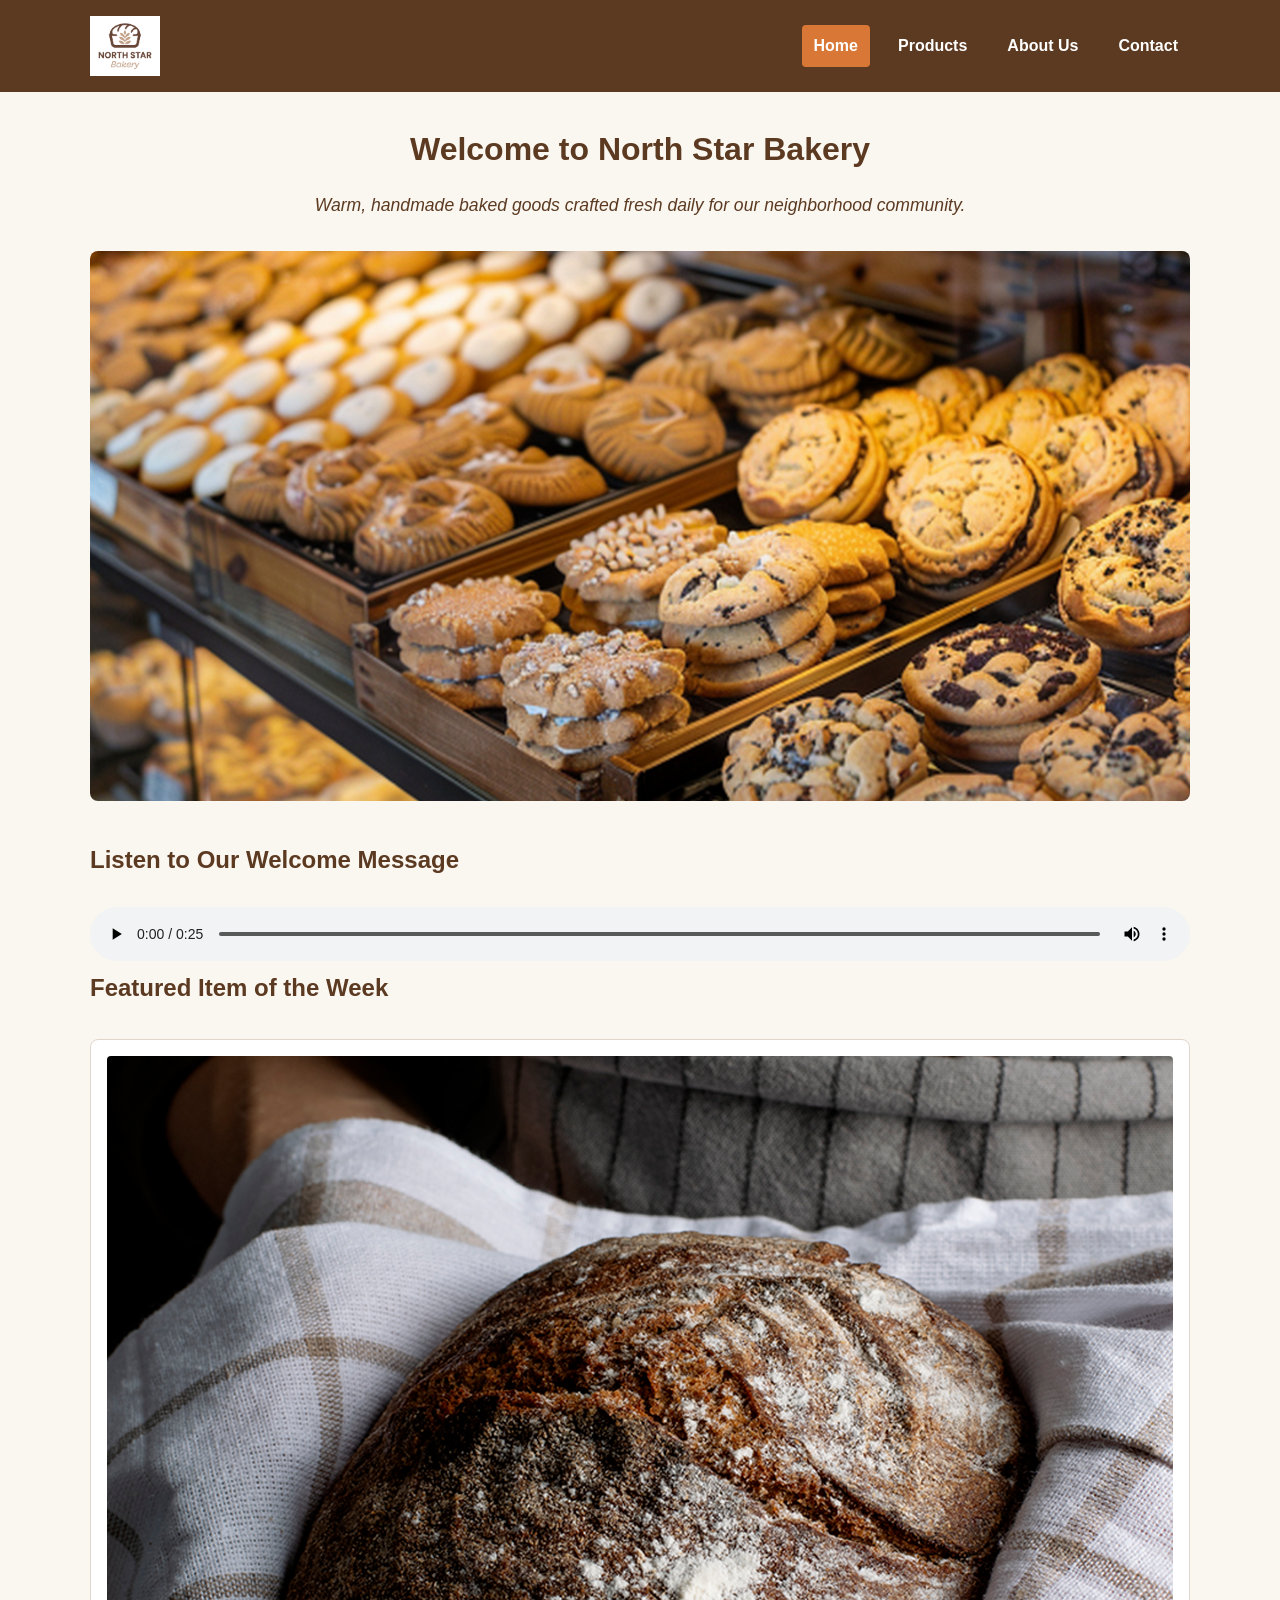
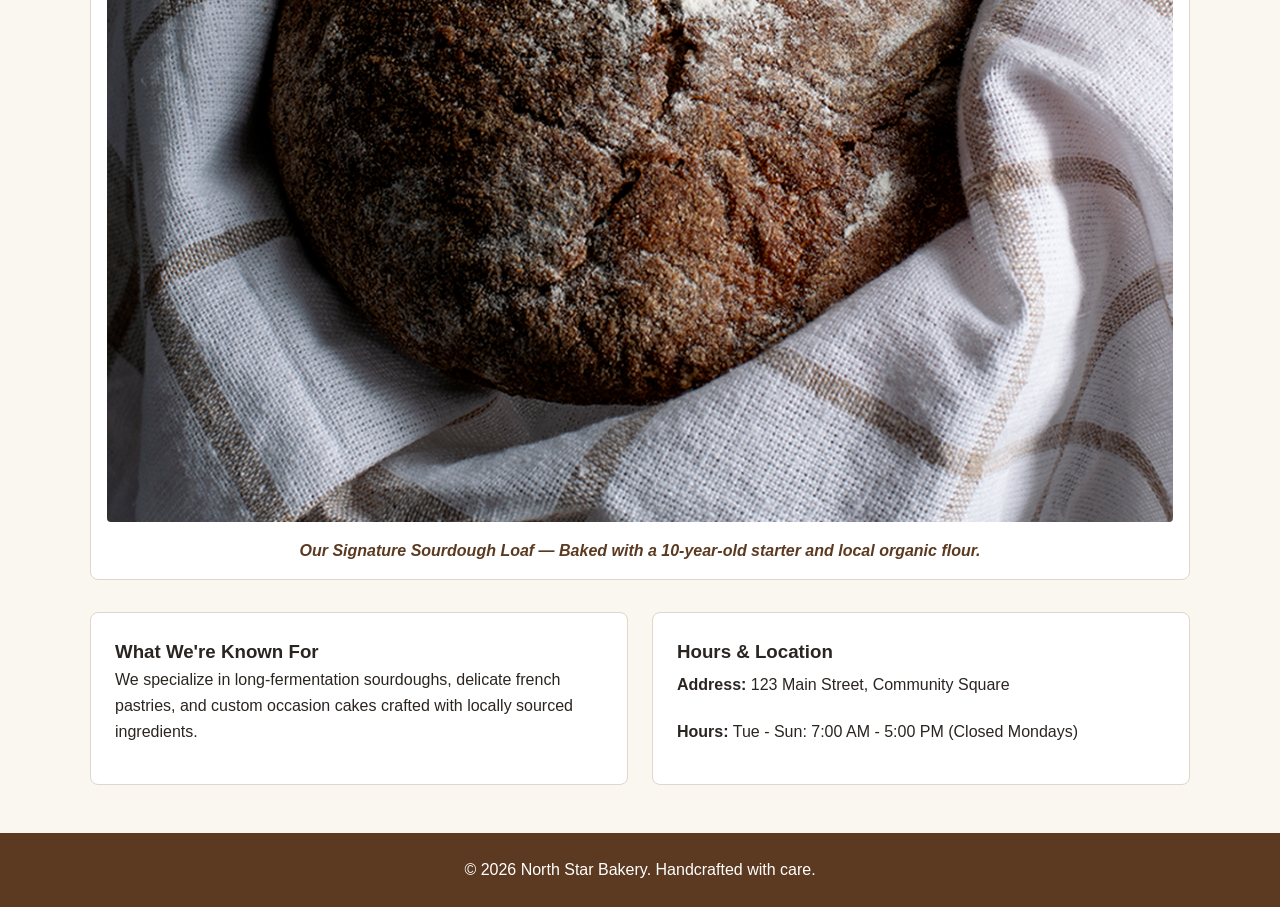
<file: index.html>
<!doctype html>
<html lang="en">
  <head>
    <meta charset="UTF-8" />
    <meta name="viewport" content="width=device-width, initial-scale=1.0" />
    <title>North Star Bakery - Home</title>
    <link rel="stylesheet" href="styles.css" />
  </head>
  <body>
    <header class="site-header">
      <div class="header-container">
        <img
          src="bakery-logo_c.png"
          alt="North Star Bakery Logo"
          class="logo"
        />
        <nav class="main-nav">
          <ul>
            <li><a href="index.html" class="active">Home</a></li>
            <li><a href="products.html">Products</a></li>
            <li><a href="about.html">About Us</a></li>
            <li><a href="contact.html">Contact</a></li>
          </ul>
        </nav>
      </div>
    </header>

    <main class="container">
      <section class="hero">
        <h1>Welcome to North Star Bakery</h1>
        <p class="tagline">
          Warm, handmade baked goods crafted fresh daily for our neighborhood
          community.
        </p>

        <picture class="responsive-banner">
          <source
            media="(min-width: 48em)"
            srcset="bakery-feature-large_c.png"
          />
          <img
            src="bakery-feature-small_c.png"
            alt="Freshly baked artisan breads on display in the storefront window"
          />
        </picture>
      </section>

      <section class="welcome-audio">
        <h2>Listen to Our Welcome Message</h2>
        <audio controls>
          <source src="bakery-welcome_c.mp3" type="audio/mpeg" />
          <p>
            Your browser does not support the audio element.
            <a href="bakery-welcome_c.mp3"
              >Download the welcome message audio file directly.</a
            >
          </p>
        </audio>
      </section>

      <section class="featured-weekly">
        <h2>Featured Item of the Week</h2>
        <figure class="featured-figure">
          <img
            src="bakery-signature-loaf_c.png"
            alt="A freshly baked golden-brown sourdough loaf resting on a wooden board"
          />
          <figcaption>
            Our Signature Sourdough Loaf — Baked with a 10-year-old starter and
            local organic flour.
          </figcaption>
        </figure>
      </section>

      <section class="info-grid">
        <article class="info-card">
          <h3>What We're Known For</h3>
          <p>
            We specialize in long-fermentation sourdoughs, delicate french
            pastries, and custom occasion cakes crafted with locally sourced
            ingredients.
          </p>
        </article>
        <article class="info-card">
          <h3>Hours & Location</h3>
          <p><strong>Address:</strong> 123 Main Street, Community Square</p>
          <p>
            <strong>Hours:</strong> Tue - Sun: 7:00 AM - 5:00 PM (Closed
            Mondays)
          </p>
        </article>
      </section>
    </main>

    <footer class="site-footer">
      <p>&copy; 2026 North Star Bakery. Handcrafted with care.</p>
    </footer>
  </body>
</html>
</file>
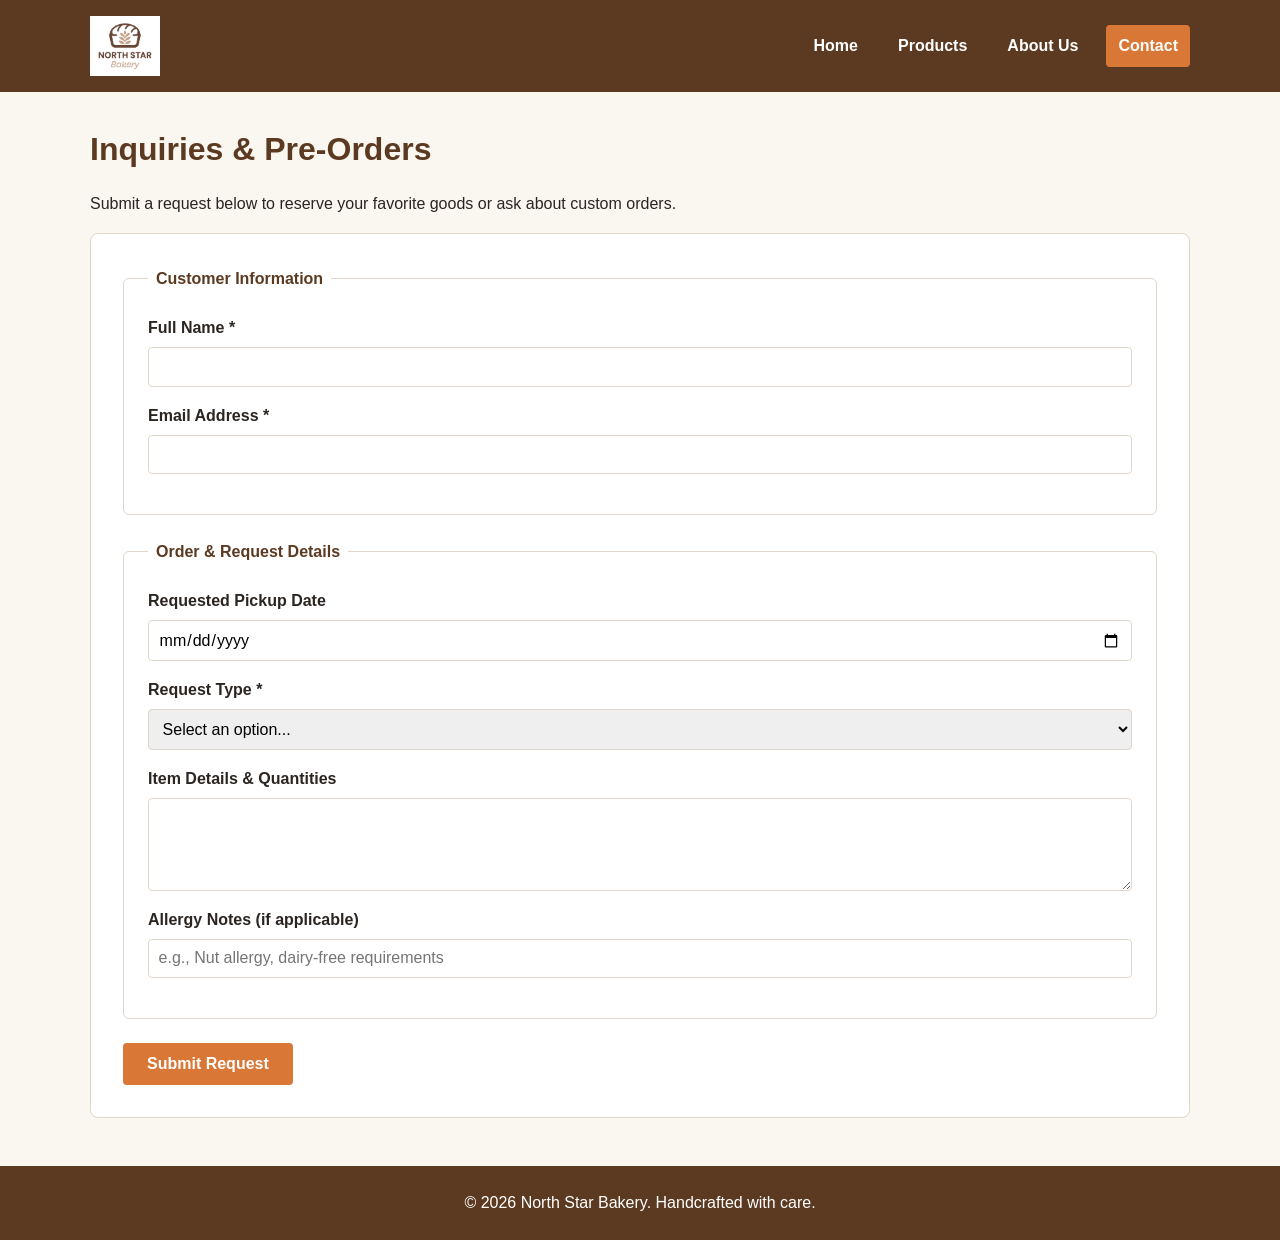
<file: contact.html>
<!doctype html>
<html lang="en">
  <head>
    <meta charset="UTF-8" />
    <meta name="viewport" content="width=device-width, initial-scale=1.0" />
    <title>North Star Bakery - Contact & Pre-Orders</title>
    <link rel="stylesheet" href="styles.css" />
  </head>
  <body>
    <header class="site-header">
      <div class="header-container">
        <img
          src="bakery-logo_c.png"
          alt="North Star Bakery Logo"
          class="logo"
        />
        <nav class="main-nav">
          <ul>
            <li><a href="index.html">Home</a></li>
            <li><a href="products.html">Products</a></li>
            <li><a href="about.html">About Us</a></li>
            <li><a href="contact.html" class="active">Contact</a></li>
          </ul>
        </nav>
      </div>
    </header>

    <main class="container">
      <h1>Inquiries & Pre-Orders</h1>
      <p>
        Submit a request below to reserve your favorite goods or ask about
        custom orders.
      </p>

      <form class="contact-form" action="#" method="post">
        <fieldset>
          <legend>Customer Information</legend>
          <div class="form-group">
            <label for="name">Full Name *</label>
            <input type="text" id="name" name="name" required />
          </div>

          <div class="form-group">
            <label for="email">Email Address *</label>
            <input type="email" id="email" name="email" required />
          </div>
        </fieldset>

        <fieldset>
          <legend>Order & Request Details</legend>
          <div class="form-group">
            <label for="pickup-date">Requested Pickup Date</label>
            <input type="date" id="pickup-date" name="pickup_date" />
          </div>

          <div class="form-group">
            <label for="request-type">Request Type *</label>
            <select id="request-type" name="request_type" required>
              <option value="">Select an option...</option>
              <option value="preorder">Pre-Order</option>
              <option value="custom">Custom Cake Request</option>
              <option value="general">General Inquiry</option>
            </select>
          </div>

          <div class="form-group">
            <label for="details">Item Details & Quantities</label>
            <textarea id="details" name="details" rows="4"></textarea>
          </div>

          <div class="form-group">
            <label for="allergies">Allergy Notes (if applicable)</label>
            <input
              type="text"
              id="allergies"
              name="allergies"
              placeholder="e.g., Nut allergy, dairy-free requirements"
            />
          </div>
        </fieldset>

        <button type="submit" class="btn-submit">Submit Request</button>
      </form>
    </main>

    <footer class="site-footer">
      <p>&copy; 2026 North Star Bakery. Handcrafted with care.</p>
    </footer>
  </body>
</html>
</file>
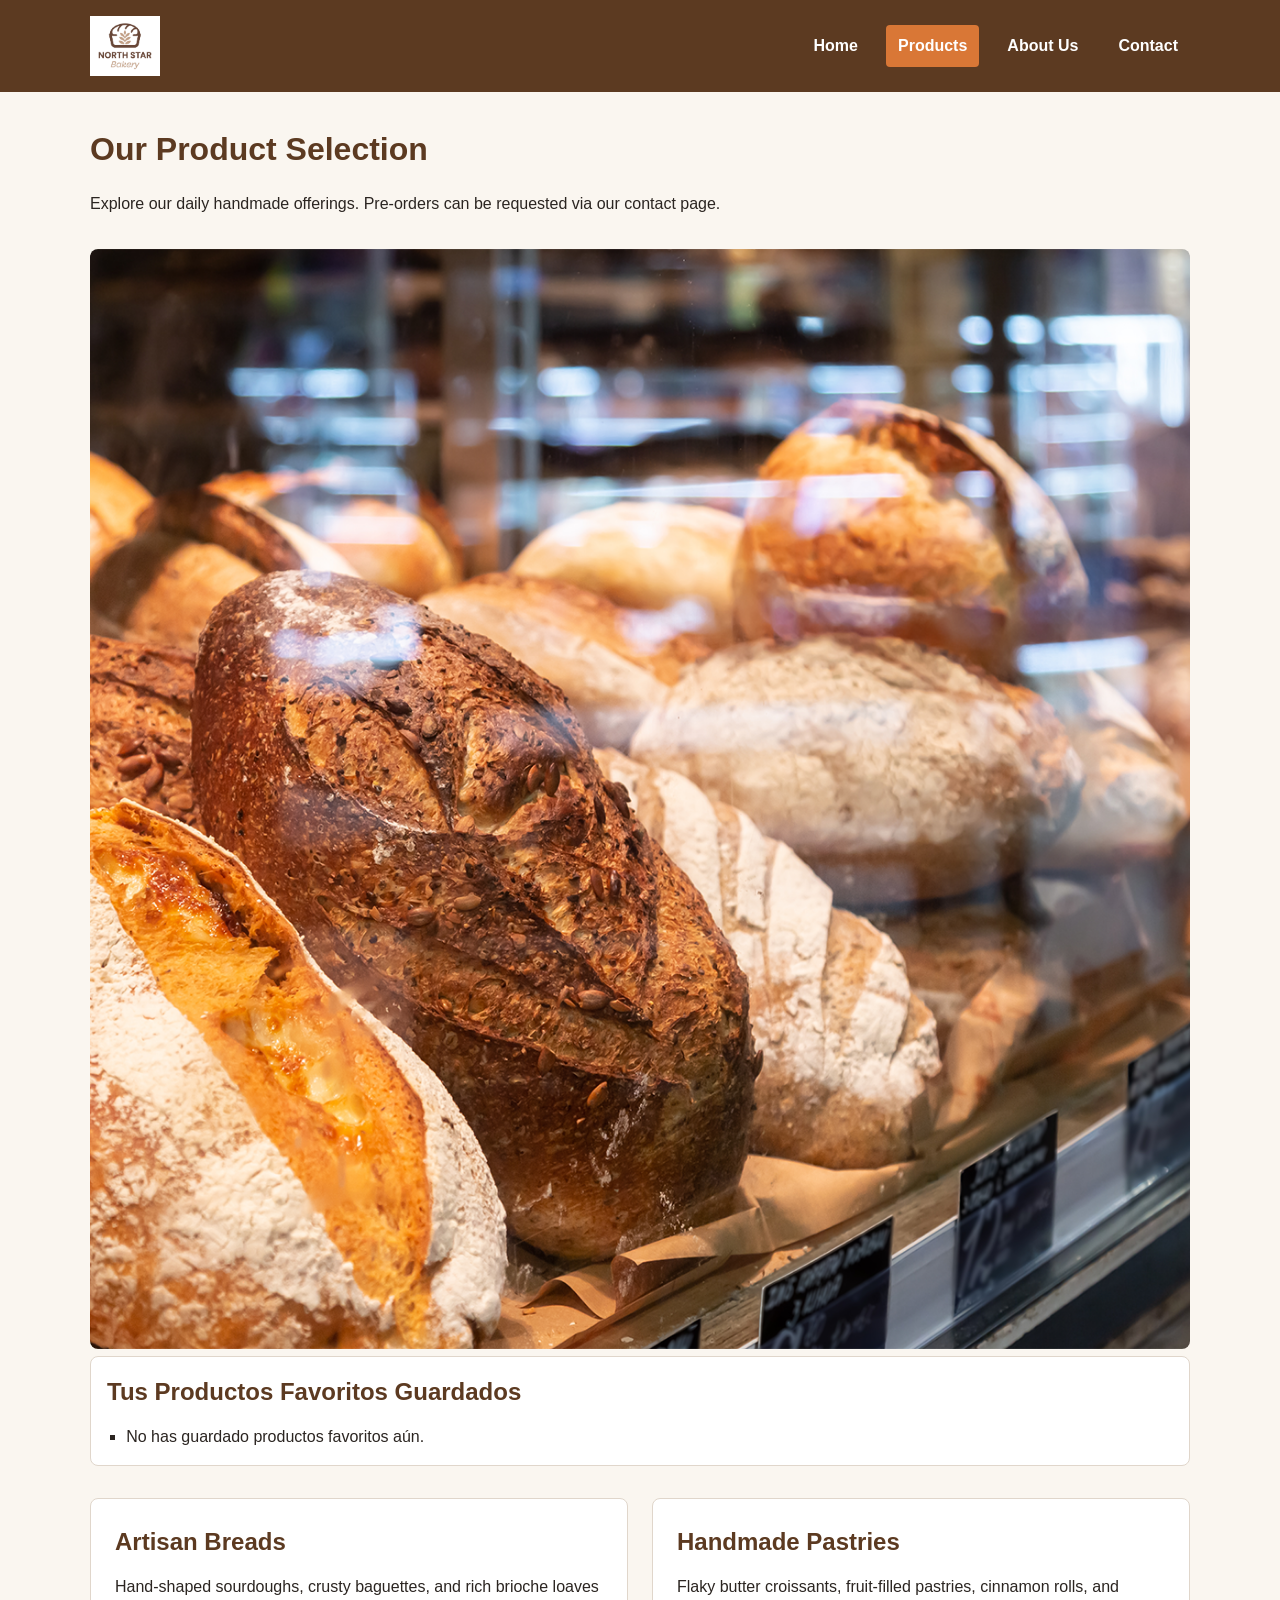
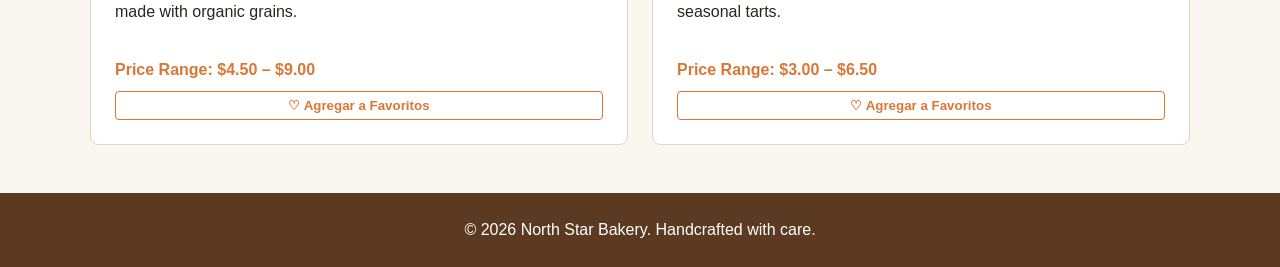
<file: products.html>
<!doctype html>
<html lang="en">
  <head>
    <meta charset="UTF-8" />
    <meta name="viewport" content="width=device-width, initial-scale=1.0" />
    <title>North Star Bakery - Products</title>
    <link rel="stylesheet" href="styles.css" />
    <script src="script.js" defer></script>
  </head>
  <body>
    <header class="site-header">
      <div class="header-container">
        <img
          src="bakery-logo_c.png"
          alt="North Star Bakery Logo"
          class="logo"
        />
        <nav class="main-nav">
          <ul>
            <li><a href="index.html">Home</a></li>
            <li><a href="products.html" class="active">Products</a></li>
            <li><a href="about.html">About Us</a></li>
            <li><a href="contact.html">Contact</a></li>
          </ul>
        </nav>
      </div>
    </header>

    <main class="container">
      <h1>Our Product Selection</h1>
      <p>
        Explore our daily handmade offerings. Pre-orders can be requested via
        our contact page.
      </p>

      <div class="product-gallery">
        <img
          src="bakery-bread_c.png"
          alt="An assortment of artisan breads including baguettes and rye"
          class="gallery-image"
        />
      </div>
      <section class="favorites-widget">
        <h2>Tus Productos Favoritos Guardados</h2>
        <ul id="favorites-list">
          <li>No has guardado productos favoritos aún.</li>
        </ul>
      </section>

      <section class="product-categories">
        <article class="category-card">
          <div>
            <h2>Artisan Breads</h2>
            <p>
              Hand-shaped sourdoughs, crusty baguettes, and rich brioche loaves
              made with organic grains.
            </p>
          </div>
          <span class="price-range">Price Range: $4.50 – $9.00</span>
          <button class="btn-favorite" data-id="1" data-name="Artisan Breads">
            ♡ Agregar a Favoritos
          </button>
        </article>

        <article class="category-card">
          <div>
            <h2>Handmade Pastries</h2>
            <p>
              Flaky butter croissants, fruit-filled pastries, cinnamon rolls,
              and seasonal tarts.
            </p>
          </div>
          <span class="price-range">Price Range: $3.00 – $6.50</span>
          <button
            class="btn-favorite"
            data-id="2"
            data-name="Handmade Pastries"
          >
            ♡ Agregar a Favoritos
          </button>
        </article>
      </section>
    </main>

    <footer class="site-footer">
      <p>&copy; 2026 North Star Bakery. Handcrafted with care.</p>
    </footer>
  </body>
</html>
</file>
<file: styles.css>
:root {
  --primary-color: #5c3a21; /* Café oscuro artesanal */
  --secondary-color: #d97736; /* Terracota para interacción */
  --background-color: #faf6f0; /* Crema suave para fondo */
  --card-background: #ffffff; /* Blanco para tarjetas */
  --text-color: #2b2521; /* Oscuro de alto contraste */
  --border-color: #e0d6cb; /* Bordes sutiles */
}

* {
  box-sizing: border-box;
  margin: 0;
  padding: 0;
}

body {
  font-family: "Segoe UI", Tahoma, Geneva, Verdana, sans-serif;
  line-height: 1.6;
  background-color: var(--background-color);
  color: var(--text-color);
}

.container {
  width: 90%;
  max-width: 1100px;
  margin: 2rem auto;
}

/* Header y Navegación */
.site-header {
  background-color: var(--primary-color);
  padding: 1rem 0;
}

.header-container {
  width: 90%;
  max-width: 1100px;
  margin: 0 auto;
  display: flex;
  flex-direction: column;
  align-items: center;
  gap: 1rem;
}

.logo {
  max-height: 60px;
  width: auto;
}

.main-nav ul {
  list-style: none;
  display: flex;
  gap: 1rem;
  flex-wrap: wrap;
  justify-content: center;
}

.main-nav a {
  color: #ffffff;
  text-decoration: none;
  font-weight: 600;
  padding: 0.5rem 0.75rem;
  display: inline-block;
  border-radius: 4px;
}

.main-nav a:hover,
.main-nav a:focus,
.main-nav a.active {
  background-color: var(--secondary-color);
  outline: none;
}

/* Tipografía y Secciones */
h1 {
  color: var(--primary-color);
  margin-bottom: 1rem;
  font-size: 2rem;
  font-weight: 700;
}

h2 {
  color: var(--primary-color);
  margin-bottom: 0.75rem;
  font-size: 1.5rem;
}

p {
  margin-bottom: 1rem;
}

.hero {
  text-align: center;
  margin-bottom: 2rem;
}

.tagline {
  font-size: 1.1rem;
  color: var(--primary-color);
  font-style: italic;
}

.responsive-banner img,
.gallery-image,
.hero-image {
  width: 100%;
  height: auto;
  border-radius: 8px;
  margin-top: 1rem;
}

.featured-figure {
  margin: 2rem 0;
  background-color: var(--card-background);
  padding: 1rem;
  border: 1px solid var(--border-color);
  border-radius: 8px;
  text-align: center;
}

.featured-figure img {
  max-width: 100%;
  height: auto;
  border-radius: 4px;
}

.featured-figure figcaption {
  font-style: italic;
  margin-top: 0.5rem;
  color: var(--primary-color);
  font-weight: 600;
}

/* Layout Flexbox (Diseño Base Móvil) */
.info-grid,
.product-categories {
  display: flex;
  flex-direction: column;
  gap: 1.5rem;
  margin-top: 1.5rem;
}

.info-card,
.category-card {
  background-color: var(--card-background);
  padding: 1.5rem;
  border-radius: 8px;
  border: 1px solid var(--border-color);
  display: flex;
  flex-direction: column;
  justify-content: space-between;
}

.price-range {
  font-weight: bold;
  color: var(--secondary-color);
  margin-top: 1rem;
  display: block;
}

/* Formularios */
.contact-form {
  background-color: var(--card-background);
  padding: 2rem;
  border-radius: 8px;
  border: 1px solid var(--border-color);
}

fieldset {
  border: 1px solid var(--border-color);
  padding: 1.5rem;
  margin-bottom: 1.5rem;
  border-radius: 6px;
}

legend {
  font-weight: bold;
  color: var(--primary-color);
  padding: 0 0.5rem;
}

.form-group {
  margin-bottom: 1rem;
  display: flex;
  flex-direction: column;
}

.form-group label {
  margin-bottom: 0.4rem;
  font-weight: 600;
}

.form-group input,
.form-group select,
.form-group textarea {
  padding: 0.6rem;
  border: 1px solid var(--border-color);
  border-radius: 4px;
  font-size: 1rem;
  font-family: inherit;
}

.form-group input:focus,
.form-group select:focus,
.form-group textarea:focus {
  outline: 2px solid var(--secondary-color);
}

.btn-submit {
  background-color: var(--secondary-color);
  color: #ffffff;
  border: none;
  padding: 0.75rem 1.5rem;
  font-size: 1rem;
  font-weight: bold;
  border-radius: 4px;
  cursor: pointer;
  width: 100%;
}

.btn-submit:hover,
.btn-submit:focus {
  background-color: var(--primary-color);
  outline: none;
}

/* Elementos Multimedia */
video,
audio {
  width: 100%;
  margin-top: 1rem;
  border-radius: 4px;
}

.video-container {
  margin-top: 1.5rem;
}

/* Footer */
.site-footer {
  background-color: var(--primary-color);
  color: #ffffff;
  text-align: center;
  padding: 1.5rem 0;
  margin-top: 3rem;
}

.site-footer p {
  margin: 0;
}

/* Media Query Responsiva (Escritorio / Pantallas grandes) */
@media (min-width: 48em) {
  .header-container {
    flex-direction: row;
    justify-content: space-between;
  }

  .info-grid,
  .product-categories {
    flex-direction: row;
  }

  .info-card,
  .category-card {
    flex: 1;
  }

  .btn-submit {
    width: auto;
  }
}

/* JS Interactive Feature Styles */
.btn-favorite {
  background-color: transparent;
  border: 1px solid var(--secondary-color);
  color: var(--secondary-color);
  padding: 0.4rem 0.8rem;
  border-radius: 4px;
  cursor: pointer;
  margin-top: 0.5rem;
  font-weight: 600;
  transition: all 0.2s ease;
}

.btn-favorite.active,
.btn-favorite:hover {
  background-color: var(--secondary-color);
  color: #ffffff;
}

.favorites-widget {
  background-color: var(--card-background);
  border: 1px solid var(--border-color);
  padding: 1rem;
  border-radius: 8px;
  margin-bottom: 2rem;
}

.favorites-widget ul {
  list-style-type: square;
  padding-left: 1.2rem;
  margin-top: 0.5rem;
}

/* JS Form Validation Styles */
.input-error {
  border-color: #d9534f !important;
  background-color: #fff6f6;
}

.error-text {
  color: #d9534f;
  font-size: 0.85rem;
  margin-top: 0.3rem;
  font-weight: bold;
}
</file>
